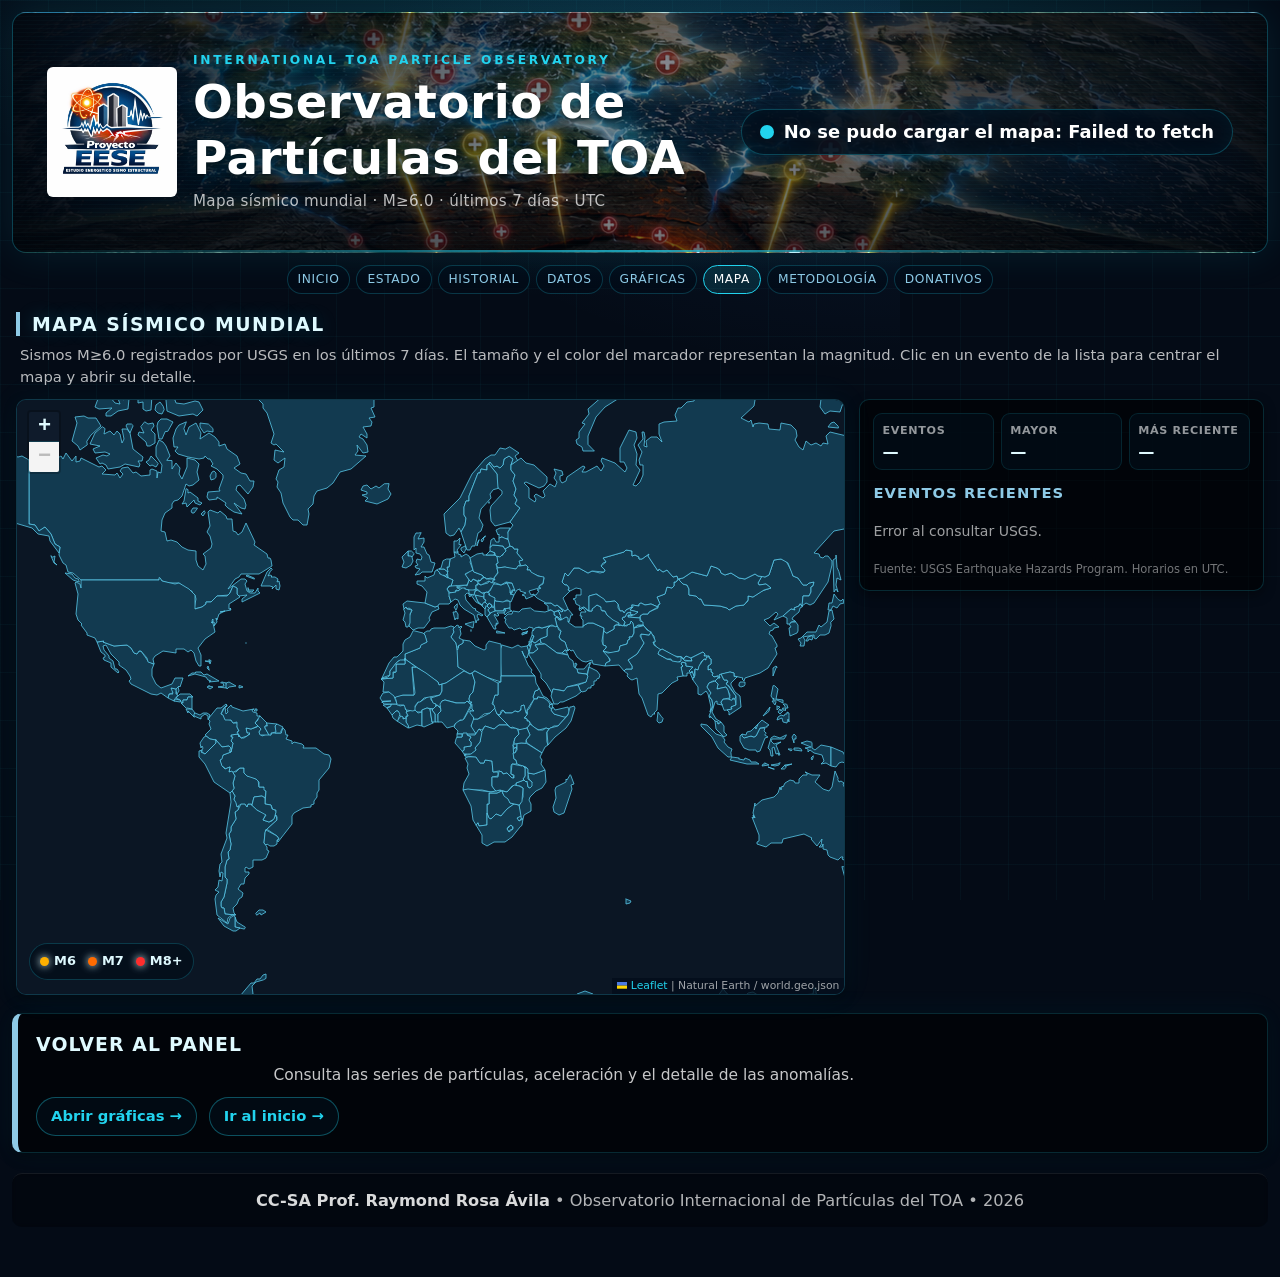
<file: mapa.html>
<!DOCTYPE html>
<html lang="es">
<head>
    <meta charset="UTF-8">
    <meta name="viewport" content="width=device-width, initial-scale=1.0, maximum-scale=1.5, user-scalable=yes">
    <meta name="description" content="Mapa mundial de los sismos M≥6 registrados por USGS en los últimos 7 días, con magnitud, lugar, profundidad y hora UTC.">
    <title>Mapa sísmico · Observatorio Internacional de Partículas del TOA</title>
    <link rel="stylesheet" href="leaflet.css?v=4">
    <link rel="stylesheet" href="styles.css?v=5">
    <script src="leaflet.js?v=4" defer></script>
    <script src="mapa.js?v=4" defer></script>
</head>
<body class="map-page-body">

    <div class="header-container">
        <div class="header-row">
            <img src="logo.jpg" alt="Logo Observatorio Internacional de Partículas del TOA" class="logo" loading="lazy" width="130" height="auto" decoding="async">
            <div class="header-copy">
                <p class="header-kicker">International TOA Particle Observatory</p>
                <h1>Observatorio de Partículas del TOA</h1>
                <p class="header-subtitle">Mapa sísmico mundial · M≥6.0 · últimos 7 días · UTC</p>
            </div>
            <div class="status">
                <span class="status-circle" style="background-color: #22D3EE;"></span>
                <span id="mapStatus">Cargando mapa…</span>
            </div>
        </div>
    </div>

    <nav class="section-nav" aria-label="Secciones del sitio">
        <a href="index.html">Inicio</a>
        <a href="index.html#trendPanel">Estado</a>
        <a href="index.html#alertHistory">Historial</a>
        <a href="index.html#datos">Datos</a>
        <a href="graficas.html">Gráficas</a>
        <a href="mapa.html" aria-current="page">Mapa</a>
        <a href="metodologia.html">Metodología</a>
        <a href="index.html#donativos">Donativos</a>
    </nav>

    <main class="map-page">
        <h2 class="section-title" id="mapa">Mapa sísmico mundial</h2>
        <p class="page-note">Sismos M≥6.0 registrados por USGS en los últimos 7 días. El tamaño y el color del marcador representan la magnitud. Clic en un evento de la lista para centrar el mapa y abrir su detalle.</p>

        <div class="map-layout">
            <div class="map-shell">
                <div id="worldMap" role="application" aria-label="Mapa mundial de sismos M≥6"></div>
                <div class="map-legend" aria-label="Leyenda de magnitudes">
                    <span><i style="background:#FFB000;"></i> M6</span>
                    <span><i style="background:#FF6B00;"></i> M7</span>
                    <span><i style="background:#FF2D2D;"></i> M8+</span>
                </div>
            </div>

            <aside class="map-panel" aria-label="Eventos sísmicos">
                <div class="map-stats">
                    <div class="map-stat">
                        <span>Eventos</span>
                        <strong id="mapCount">—</strong>
                    </div>
                    <div class="map-stat">
                        <span>Mayor</span>
                        <strong id="mapMax">—</strong>
                    </div>
                    <div class="map-stat">
                        <span>Más reciente</span>
                        <strong id="mapLast">—</strong>
                    </div>
                </div>
                <h3>Eventos recientes</h3>
                <div class="map-event-list" id="mapEventList">
                    <p class="map-empty">Cargando eventos…</p>
                </div>
                <p class="map-source">Fuente: USGS Earthquake Hazards Program. Horarios en UTC.</p>
            </aside>
        </div>
    </main>

    <div class="page-cta">
        <h2>Volver al panel</h2>
        <p>Consulta las series de partículas, aceleración y el detalle de las anomalías.</p>
        <a href="graficas.html">Abrir gráficas →</a>
        <a href="index.html">Ir al inicio →</a>
    </div>

    <div class="footer">
        <strong>CC-SA Prof. Raymond Rosa Ávila</strong> &bull; Observatorio Internacional de Partículas del TOA &bull; 2026
    </div>

</body>
</html>
</file>
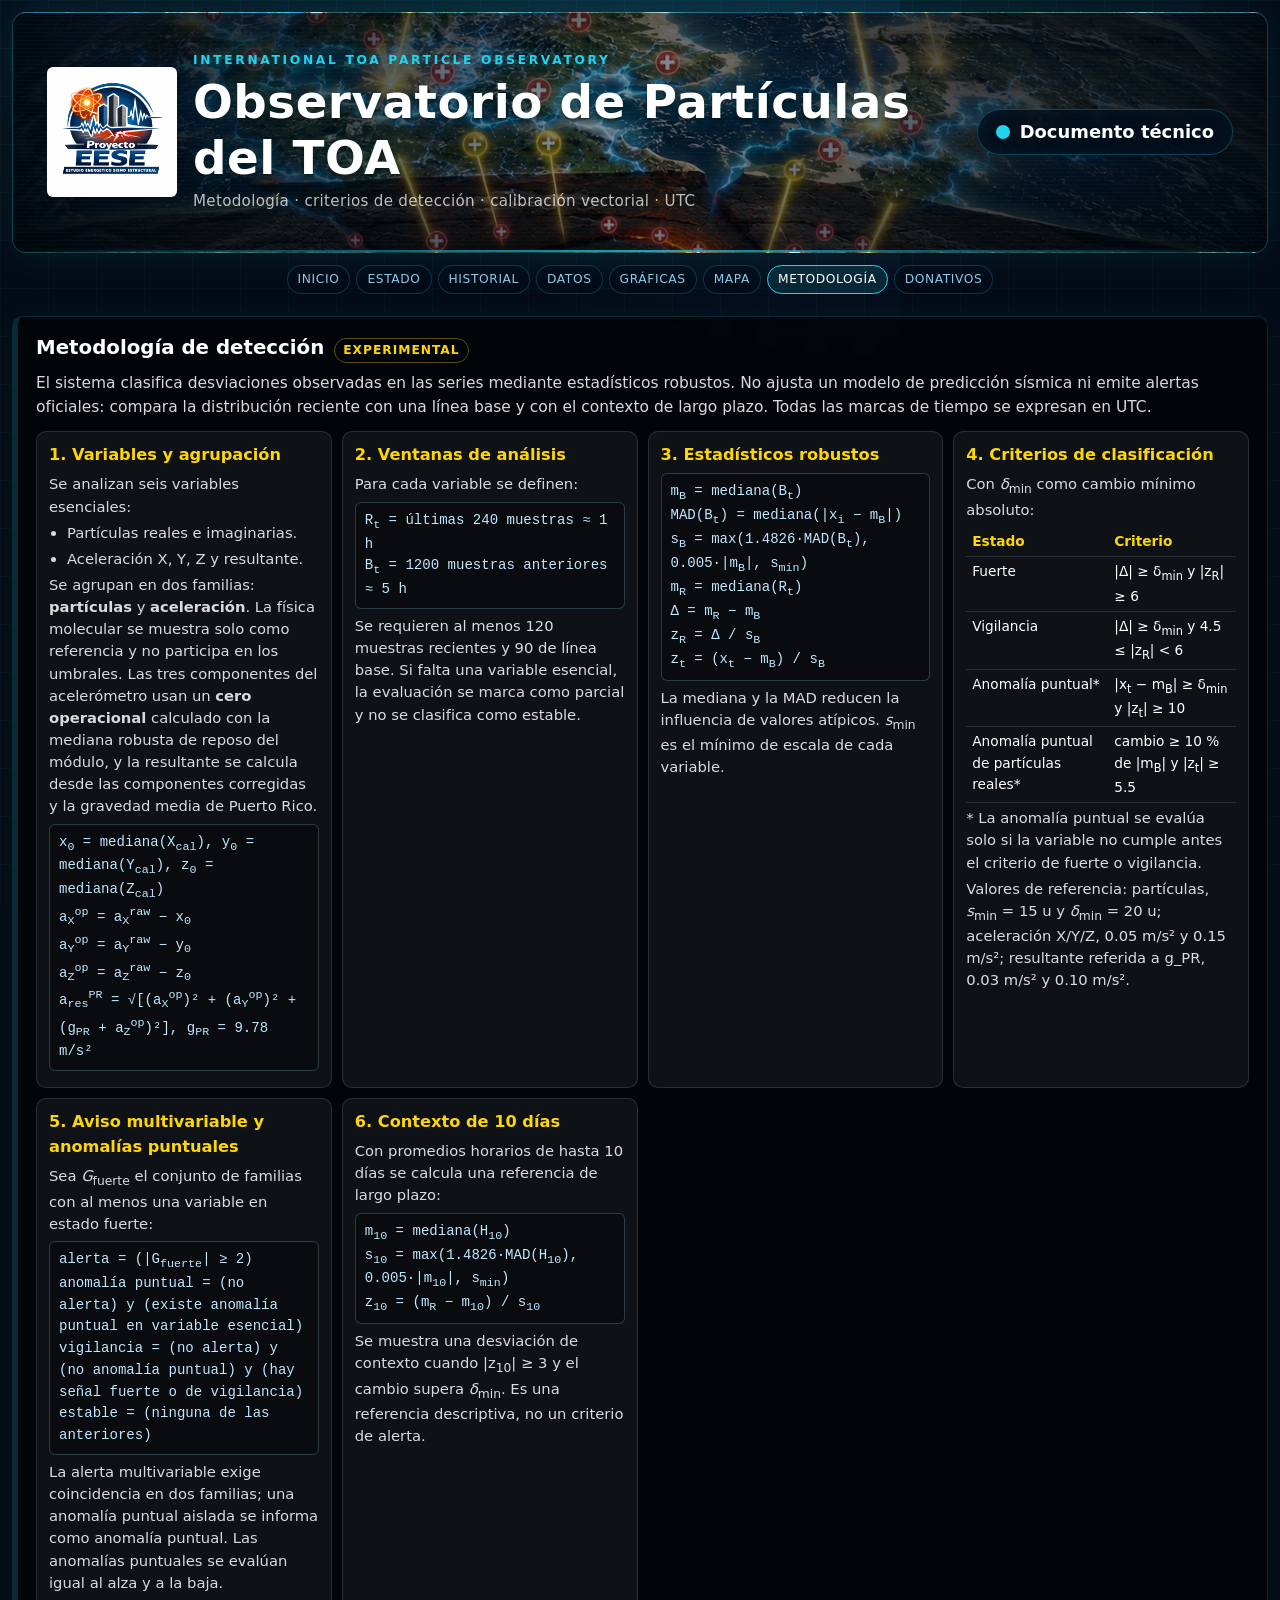
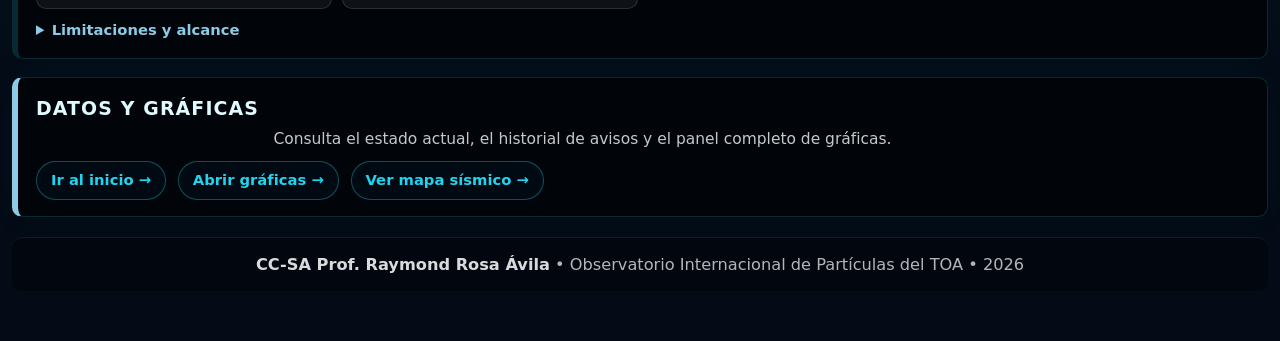
<file: metodologia.html>
<!DOCTYPE html>
<html lang="es">
<head>
    <meta charset="UTF-8">
    <meta name="viewport" content="width=device-width, initial-scale=1.0, maximum-scale=1.5, user-scalable=yes">
    <meta name="description" content="Metodología de detección del Observatorio Internacional de Partículas del TOA: estadísticos robustos, criterios y calibración vectorial.">
    <title>Metodología · Observatorio Internacional de Partículas del TOA</title>
    <link rel="stylesheet" href="styles.css?v=5">
</head>
<body>

    <div class="header-container">
        <div class="header-row">
            <img src="logo.jpg" alt="Logo Observatorio Internacional de Partículas del TOA" class="logo" loading="lazy" width="130" height="auto" decoding="async">
            <div class="header-copy">
                <p class="header-kicker">International TOA Particle Observatory</p>
                <h1>Observatorio de Partículas del TOA</h1>
                <p class="header-subtitle">Metodología · criterios de detección · calibración vectorial · UTC</p>
            </div>
            <div class="status">
                <span class="status-circle" style="background-color: #22D3EE;"></span>
                <span>Documento técnico</span>
            </div>
        </div>
    </div>

    <nav class="section-nav" aria-label="Secciones del sitio">
        <a href="index.html">Inicio</a>
        <a href="index.html#trendPanel">Estado</a>
        <a href="index.html#alertHistory">Historial</a>
        <a href="index.html#datos">Datos</a>
        <a href="graficas.html">Gráficas</a>
        <a href="mapa.html?v=4">Mapa</a>
        <a href="metodologia.html" aria-current="page">Metodología</a>
        <a href="index.html#donativos">Donativos</a>
    </nav>

    <main>
            <!-- ============ METODOLOGÍA ============ -->
    <section class="methodology" id="metodologia" aria-labelledby="metodologiaTitle">
        <div class="methodology-head">
            <h2 id="metodologiaTitle">Metodología de detección</h2>
            <span class="methodology-badge">Experimental</span>
        </div>
        <p class="methodology-intro">El sistema clasifica desviaciones observadas en las series mediante estadísticos robustos. No ajusta un modelo de predicción sísmica ni emite alertas oficiales: compara la distribución reciente con una línea base y con el contexto de largo plazo. Todas las marcas de tiempo se expresan en UTC.</p>

        <div class="method-grid">
            <article class="method-card">
                <h3>1. Variables y agrupación</h3>
                <p>Se analizan seis variables esenciales:</p>
                <ul>
                    <li>Partículas reales e imaginarias.</li>
                    <li>Aceleración X, Y, Z y resultante.</li>
                </ul>
                <p>Se agrupan en dos familias: <strong>partículas</strong> y <strong>aceleración</strong>. La física molecular se muestra solo como referencia y no participa en los umbrales. Las tres componentes del acelerómetro usan un <strong>cero operacional</strong> calculado con la mediana robusta de reposo del módulo, y la resultante se calcula desde las componentes corregidas y la gravedad media de Puerto Rico.</p>
                <div class="formula">
                    x<sub>0</sub> = mediana(X<sub>cal</sub>),  y<sub>0</sub> = mediana(Y<sub>cal</sub>),  z<sub>0</sub> = mediana(Z<sub>cal</sub>)<br>
                    a<sub>X</sub><sup>op</sup> = a<sub>X</sub><sup>raw</sup> − x<sub>0</sub><br>
                    a<sub>Y</sub><sup>op</sup> = a<sub>Y</sub><sup>raw</sup> − y<sub>0</sub><br>
                    a<sub>Z</sub><sup>op</sup> = a<sub>Z</sub><sup>raw</sup> − z<sub>0</sub><br>
                    a<sub>res</sub><sup>PR</sup> = √[(a<sub>X</sub><sup>op</sup>)² + (a<sub>Y</sub><sup>op</sup>)² + (g<sub>PR</sub> + a<sub>Z</sub><sup>op</sup>)²],  g<sub>PR</sub> = 9.78 m/s²
                </div>
            </article>

            <article class="method-card">
                <h3>2. Ventanas de análisis</h3>
                <p>Para cada variable se definen:</p>
                <div class="formula">
                    R<sub>t</sub> = últimas 240 muestras ≈ 1 h<br>
                    B<sub>t</sub> = 1200 muestras anteriores ≈ 5 h
                </div>
                <p>Se requieren al menos 120 muestras recientes y 90 de línea base. Si falta una variable esencial, la evaluación se marca como parcial y no se clasifica como estable.</p>
            </article>

            <article class="method-card">
                <h3>3. Estadísticos robustos</h3>
                <div class="formula">
                    m<sub>B</sub> = mediana(B<sub>t</sub>)<br>
                    MAD(B<sub>t</sub>) = mediana(|x<sub>i</sub> − m<sub>B</sub>|)<br>
                    s<sub>B</sub> = max(1.4826·MAD(B<sub>t</sub>), 0.005·|m<sub>B</sub>|, s<sub>min</sub>)<br>
                    m<sub>R</sub> = mediana(R<sub>t</sub>)<br>
                    Δ = m<sub>R</sub> − m<sub>B</sub><br>
                    z<sub>R</sub> = Δ / s<sub>B</sub><br>
                    z<sub>t</sub> = (x<sub>t</sub> − m<sub>B</sub>) / s<sub>B</sub>
                </div>
                <p>La mediana y la MAD reducen la influencia de valores atípicos. <var>s</var><sub>min</sub> es el mínimo de escala de cada variable.</p>
            </article>

            <article class="method-card">
                <h3>4. Criterios de clasificación</h3>
                <p>Con <var>δ</var><sub>min</sub> como cambio mínimo absoluto:</p>
                <table class="criteria-table">
                    <thead><tr><th>Estado</th><th>Criterio</th></tr></thead>
                    <tbody>
                        <tr><td>Fuerte</td><td>|Δ| ≥ δ<sub>min</sub> y |z<sub>R</sub>| ≥ 6</td></tr>
                        <tr><td>Vigilancia</td><td>|Δ| ≥ δ<sub>min</sub> y 4.5 ≤ |z<sub>R</sub>| &lt; 6</td></tr>
                        <tr><td>Anomalía puntual*</td><td>|x<sub>t</sub> − m<sub>B</sub>| ≥ δ<sub>min</sub> y |z<sub>t</sub>| ≥ 10</td></tr>
                        <tr><td>Anomalía puntual de partículas reales*</td><td>cambio ≥ 10 % de |m<sub>B</sub>| y |z<sub>t</sub>| ≥ 5.5</td></tr>
                    </tbody>
                </table>
                <p>* La anomalía puntual se evalúa solo si la variable no cumple antes el criterio de fuerte o vigilancia.</p>
                <p>Valores de referencia: partículas, <var>s</var><sub>min</sub> = 15 u y <var>δ</var><sub>min</sub> = 20 u; aceleración X/Y/Z, 0.05 m/s² y 0.15 m/s²; resultante referida a g_PR, 0.03 m/s² y 0.10 m/s².</p>
            </article>

            <article class="method-card">
                <h3>5. Aviso multivariable y anomalías puntuales</h3>
                <p>Sea <var>G</var><sub>fuerte</sub> el conjunto de familias con al menos una variable en estado fuerte:</p>
                <div class="formula">
                    alerta = (|G<sub>fuerte</sub>| ≥ 2)<br>
                    anomalía puntual = (no alerta) y (existe anomalía puntual en variable esencial)<br>
                    vigilancia = (no alerta) y (no anomalía puntual) y (hay señal fuerte o de vigilancia)<br>
                    estable = (ninguna de las anteriores)
                </div>
                <p>La alerta multivariable exige coincidencia en dos familias; una anomalía puntual aislada se informa como anomalía puntual. Las anomalías puntuales se evalúan igual al alza y a la baja.</p>
            </article>

            <article class="method-card">
                <h3>6. Contexto de 10 días</h3>
                <p>Con promedios horarios de hasta 10 días se calcula una referencia de largo plazo:</p>
                <div class="formula">
                    m<sub>10</sub> = mediana(H<sub>10</sub>)<br>
                    s<sub>10</sub> = max(1.4826·MAD(H<sub>10</sub>), 0.005·|m<sub>10</sub>|, s<sub>min</sub>)<br>
                    z<sub>10</sub> = (m<sub>R</sub> − m<sub>10</sub>) / s<sub>10</sub>
                </div>
                <p>Se muestra una desviación de contexto cuando |z<sub>10</sub>| ≥ 3 y el cambio supera <var>δ</var><sub>min</sub>. Es una referencia descriptiva, no un criterio de alerta.</p>
            </article>
        </div>

        <details class="methodology-notes">
            <summary>Limitaciones y alcance</summary>
            <p>Los umbrales son experimentales y requieren validación retrospectiva con un número suficiente de eventos. Una anomalía puntual puede ser una variación real o un dato atípico del sensor. El historial permite desplegar “Ver cálculo” en cada aviso para revisar m_B, s_B, Δ, z y el umbral aplicado. El sistema no predice terremotos, no sustituye a las autoridades oficiales y no debe usarse para decisiones de seguridad.</p>
        </details>
    </section>


    </main>

    <div class="page-cta">
        <h2>Datos y gráficas</h2>
        <p>Consulta el estado actual, el historial de avisos y el panel completo de gráficas.</p>
        <a href="index.html">Ir al inicio →</a>
        <a href="graficas.html">Abrir gráficas →</a>
        <a href="mapa.html?v=4">Ver mapa sísmico →</a>
    </div>

    <div class="footer">
        <strong>CC-SA Prof. Raymond Rosa Ávila</strong> &bull; Observatorio Internacional de Partículas del TOA &bull; 2026
    </div>

</body>
</html>
</file>
<file: leaflet.css>
/* required styles */

.leaflet-pane,
.leaflet-tile,
.leaflet-marker-icon,
.leaflet-marker-shadow,
.leaflet-tile-container,
.leaflet-pane > svg,
.leaflet-pane > canvas,
.leaflet-zoom-box,
.leaflet-image-layer,
.leaflet-layer {
	position: absolute;
	left: 0;
	top: 0;
	}
.leaflet-container {
	overflow: hidden;
	}
.leaflet-tile,
.leaflet-marker-icon,
.leaflet-marker-shadow {
	-webkit-user-select: none;
	   -moz-user-select: none;
	        user-select: none;
	  -webkit-user-drag: none;
	}
/* Prevents IE11 from highlighting tiles in blue */
.leaflet-tile::selection {
	background: transparent;
}
/* Safari renders non-retina tile on retina better with this, but Chrome is worse */
.leaflet-safari .leaflet-tile {
	image-rendering: -webkit-optimize-contrast;
	}
/* hack that prevents hw layers "stretching" when loading new tiles */
.leaflet-safari .leaflet-tile-container {
	width: 1600px;
	height: 1600px;
	-webkit-transform-origin: 0 0;
	}
.leaflet-marker-icon,
.leaflet-marker-shadow {
	display: block;
	}
/* .leaflet-container svg: reset svg max-width decleration shipped in Joomla! (joomla.org) 3.x */
/* .leaflet-container img: map is broken in FF if you have max-width: 100% on tiles */
.leaflet-container .leaflet-overlay-pane svg {
	max-width: none !important;
	max-height: none !important;
	}
.leaflet-container .leaflet-marker-pane img,
.leaflet-container .leaflet-shadow-pane img,
.leaflet-container .leaflet-tile-pane img,
.leaflet-container img.leaflet-image-layer,
.leaflet-container .leaflet-tile {
	max-width: none !important;
	max-height: none !important;
	width: auto;
	padding: 0;
	}

.leaflet-container img.leaflet-tile {
	/* See: https://bugs.chromium.org/p/chromium/issues/detail?id=600120 */
	mix-blend-mode: plus-lighter;
}

.leaflet-container.leaflet-touch-zoom {
	-ms-touch-action: pan-x pan-y;
	touch-action: pan-x pan-y;
	}
.leaflet-container.leaflet-touch-drag {
	-ms-touch-action: pinch-zoom;
	/* Fallback for FF which doesn't support pinch-zoom */
	touch-action: none;
	touch-action: pinch-zoom;
}
.leaflet-container.leaflet-touch-drag.leaflet-touch-zoom {
	-ms-touch-action: none;
	touch-action: none;
}
.leaflet-container {
	-webkit-tap-highlight-color: transparent;
}
.leaflet-container a {
	-webkit-tap-highlight-color: rgba(51, 181, 229, 0.4);
}
.leaflet-tile {
	filter: inherit;
	visibility: hidden;
	}
.leaflet-tile-loaded {
	visibility: inherit;
	}
.leaflet-zoom-box {
	width: 0;
	height: 0;
	-moz-box-sizing: border-box;
	     box-sizing: border-box;
	z-index: 800;
	}
/* workaround for https://bugzilla.mozilla.org/show_bug.cgi?id=888319 */
.leaflet-overlay-pane svg {
	-moz-user-select: none;
	}

.leaflet-pane         { z-index: 400; }

.leaflet-tile-pane    { z-index: 200; }
.leaflet-overlay-pane { z-index: 400; }
.leaflet-shadow-pane  { z-index: 500; }
.leaflet-marker-pane  { z-index: 600; }
.leaflet-tooltip-pane   { z-index: 650; }
.leaflet-popup-pane   { z-index: 700; }

.leaflet-map-pane canvas { z-index: 100; }
.leaflet-map-pane svg    { z-index: 200; }

.leaflet-vml-shape {
	width: 1px;
	height: 1px;
	}
.lvml {
	behavior: url(#default#VML);
	display: inline-block;
	position: absolute;
	}


/* control positioning */

.leaflet-control {
	position: relative;
	z-index: 800;
	pointer-events: visiblePainted; /* IE 9-10 doesn't have auto */
	pointer-events: auto;
	}
.leaflet-top,
.leaflet-bottom {
	position: absolute;
	z-index: 1000;
	pointer-events: none;
	}
.leaflet-top {
	top: 0;
	}
.leaflet-right {
	right: 0;
	}
.leaflet-bottom {
	bottom: 0;
	}
.leaflet-left {
	left: 0;
	}
.leaflet-control {
	float: left;
	clear: both;
	}
.leaflet-right .leaflet-control {
	float: right;
	}
.leaflet-top .leaflet-control {
	margin-top: 10px;
	}
.leaflet-bottom .leaflet-control {
	margin-bottom: 10px;
	}
.leaflet-left .leaflet-control {
	margin-left: 10px;
	}
.leaflet-right .leaflet-control {
	margin-right: 10px;
	}


/* zoom and fade animations */

.leaflet-fade-anim .leaflet-popup {
	opacity: 0;
	-webkit-transition: opacity 0.2s linear;
	   -moz-transition: opacity 0.2s linear;
	        transition: opacity 0.2s linear;
	}
.leaflet-fade-anim .leaflet-map-pane .leaflet-popup {
	opacity: 1;
	}
.leaflet-zoom-animated {
	-webkit-transform-origin: 0 0;
	    -ms-transform-origin: 0 0;
	        transform-origin: 0 0;
	}
svg.leaflet-zoom-animated {
	will-change: transform;
}

.leaflet-zoom-anim .leaflet-zoom-animated {
	-webkit-transition: -webkit-transform 0.25s cubic-bezier(0,0,0.25,1);
	   -moz-transition:    -moz-transform 0.25s cubic-bezier(0,0,0.25,1);
	        transition:         transform 0.25s cubic-bezier(0,0,0.25,1);
	}
.leaflet-zoom-anim .leaflet-tile,
.leaflet-pan-anim .leaflet-tile {
	-webkit-transition: none;
	   -moz-transition: none;
	        transition: none;
	}

.leaflet-zoom-anim .leaflet-zoom-hide {
	visibility: hidden;
	}


/* cursors */

.leaflet-interactive {
	cursor: pointer;
	}
.leaflet-grab {
	cursor: -webkit-grab;
	cursor:    -moz-grab;
	cursor:         grab;
	}
.leaflet-crosshair,
.leaflet-crosshair .leaflet-interactive {
	cursor: crosshair;
	}
.leaflet-popup-pane,
.leaflet-control {
	cursor: auto;
	}
.leaflet-dragging .leaflet-grab,
.leaflet-dragging .leaflet-grab .leaflet-interactive,
.leaflet-dragging .leaflet-marker-draggable {
	cursor: move;
	cursor: -webkit-grabbing;
	cursor:    -moz-grabbing;
	cursor:         grabbing;
	}

/* marker & overlays interactivity */
.leaflet-marker-icon,
.leaflet-marker-shadow,
.leaflet-image-layer,
.leaflet-pane > svg path,
.leaflet-tile-container {
	pointer-events: none;
	}

.leaflet-marker-icon.leaflet-interactive,
.leaflet-image-layer.leaflet-interactive,
.leaflet-pane > svg path.leaflet-interactive,
svg.leaflet-image-layer.leaflet-interactive path {
	pointer-events: visiblePainted; /* IE 9-10 doesn't have auto */
	pointer-events: auto;
	}

/* visual tweaks */

.leaflet-container {
	background: #ddd;
	outline-offset: 1px;
	}
.leaflet-container a {
	color: #0078A8;
	}
.leaflet-zoom-box {
	border: 2px dotted #38f;
	background: rgba(255,255,255,0.5);
	}


/* general typography */
.leaflet-container {
	font-family: "Helvetica Neue", Arial, Helvetica, sans-serif;
	font-size: 12px;
	font-size: 0.75rem;
	line-height: 1.5;
	}


/* general toolbar styles */

.leaflet-bar {
	box-shadow: 0 1px 5px rgba(0,0,0,0.65);
	border-radius: 4px;
	}
.leaflet-bar a {
	background-color: #fff;
	border-bottom: 1px solid #ccc;
	width: 26px;
	height: 26px;
	line-height: 26px;
	display: block;
	text-align: center;
	text-decoration: none;
	color: black;
	}
.leaflet-bar a,
.leaflet-control-layers-toggle {
	background-position: 50% 50%;
	background-repeat: no-repeat;
	display: block;
	}
.leaflet-bar a:hover,
.leaflet-bar a:focus {
	background-color: #f4f4f4;
	}
.leaflet-bar a:first-child {
	border-top-left-radius: 4px;
	border-top-right-radius: 4px;
	}
.leaflet-bar a:last-child {
	border-bottom-left-radius: 4px;
	border-bottom-right-radius: 4px;
	border-bottom: none;
	}
.leaflet-bar a.leaflet-disabled {
	cursor: default;
	background-color: #f4f4f4;
	color: #bbb;
	}

.leaflet-touch .leaflet-bar a {
	width: 30px;
	height: 30px;
	line-height: 30px;
	}
.leaflet-touch .leaflet-bar a:first-child {
	border-top-left-radius: 2px;
	border-top-right-radius: 2px;
	}
.leaflet-touch .leaflet-bar a:last-child {
	border-bottom-left-radius: 2px;
	border-bottom-right-radius: 2px;
	}

/* zoom control */

.leaflet-control-zoom-in,
.leaflet-control-zoom-out {
	font: bold 18px 'Lucida Console', Monaco, monospace;
	text-indent: 1px;
	}

.leaflet-touch .leaflet-control-zoom-in, .leaflet-touch .leaflet-control-zoom-out  {
	font-size: 22px;
	}


/* layers control */

.leaflet-control-layers {
	box-shadow: 0 1px 5px rgba(0,0,0,0.4);
	background: #fff;
	border-radius: 5px;
	}
.leaflet-control-layers-toggle {
	background-image: url(images/layers.png);
	width: 36px;
	height: 36px;
	}
.leaflet-retina .leaflet-control-layers-toggle {
	background-image: url(images/layers-2x.png);
	background-size: 26px 26px;
	}
.leaflet-touch .leaflet-control-layers-toggle {
	width: 44px;
	height: 44px;
	}
.leaflet-control-layers .leaflet-control-layers-list,
.leaflet-control-layers-expanded .leaflet-control-layers-toggle {
	display: none;
	}
.leaflet-control-layers-expanded .leaflet-control-layers-list {
	display: block;
	position: relative;
	}
.leaflet-control-layers-expanded {
	padding: 6px 10px 6px 6px;
	color: #333;
	background: #fff;
	}
.leaflet-control-layers-scrollbar {
	overflow-y: scroll;
	overflow-x: hidden;
	padding-right: 5px;
	}
.leaflet-control-layers-selector {
	margin-top: 2px;
	position: relative;
	top: 1px;
	}
.leaflet-control-layers label {
	display: block;
	font-size: 13px;
	font-size: 1.08333em;
	}
.leaflet-control-layers-separator {
	height: 0;
	border-top: 1px solid #ddd;
	margin: 5px -10px 5px -6px;
	}

/* Default icon URLs */
.leaflet-default-icon-path { /* used only in path-guessing heuristic, see L.Icon.Default */
	background-image: url(images/marker-icon.png);
	}


/* attribution and scale controls */

.leaflet-container .leaflet-control-attribution {
	background: #fff;
	background: rgba(255, 255, 255, 0.8);
	margin: 0;
	}
.leaflet-control-attribution,
.leaflet-control-scale-line {
	padding: 0 5px;
	color: #333;
	line-height: 1.4;
	}
.leaflet-control-attribution a {
	text-decoration: none;
	}
.leaflet-control-attribution a:hover,
.leaflet-control-attribution a:focus {
	text-decoration: underline;
	}
.leaflet-attribution-flag {
	display: inline !important;
	vertical-align: baseline !important;
	width: 1em;
	height: 0.6669em;
	}
.leaflet-left .leaflet-control-scale {
	margin-left: 5px;
	}
.leaflet-bottom .leaflet-control-scale {
	margin-bottom: 5px;
	}
.leaflet-control-scale-line {
	border: 2px solid #777;
	border-top: none;
	line-height: 1.1;
	padding: 2px 5px 1px;
	white-space: nowrap;
	-moz-box-sizing: border-box;
	     box-sizing: border-box;
	background: rgba(255, 255, 255, 0.8);
	text-shadow: 1px 1px #fff;
	}
.leaflet-control-scale-line:not(:first-child) {
	border-top: 2px solid #777;
	border-bottom: none;
	margin-top: -2px;
	}
.leaflet-control-scale-line:not(:first-child):not(:last-child) {
	border-bottom: 2px solid #777;
	}

.leaflet-touch .leaflet-control-attribution,
.leaflet-touch .leaflet-control-layers,
.leaflet-touch .leaflet-bar {
	box-shadow: none;
	}
.leaflet-touch .leaflet-control-layers,
.leaflet-touch .leaflet-bar {
	border: 2px solid rgba(0,0,0,0.2);
	background-clip: padding-box;
	}


/* popup */

.leaflet-popup {
	position: absolute;
	text-align: center;
	margin-bottom: 20px;
	}
.leaflet-popup-content-wrapper {
	padding: 1px;
	text-align: left;
	border-radius: 12px;
	}
.leaflet-popup-content {
	margin: 13px 24px 13px 20px;
	line-height: 1.3;
	font-size: 13px;
	font-size: 1.08333em;
	min-height: 1px;
	}
.leaflet-popup-content p {
	margin: 17px 0;
	margin: 1.3em 0;
	}
.leaflet-popup-tip-container {
	width: 40px;
	height: 20px;
	position: absolute;
	left: 50%;
	margin-top: -1px;
	margin-left: -20px;
	overflow: hidden;
	pointer-events: none;
	}
.leaflet-popup-tip {
	width: 17px;
	height: 17px;
	padding: 1px;

	margin: -10px auto 0;
	pointer-events: auto;

	-webkit-transform: rotate(45deg);
	   -moz-transform: rotate(45deg);
	    -ms-transform: rotate(45deg);
	        transform: rotate(45deg);
	}
.leaflet-popup-content-wrapper,
.leaflet-popup-tip {
	background: white;
	color: #333;
	box-shadow: 0 3px 14px rgba(0,0,0,0.4);
	}
.leaflet-container a.leaflet-popup-close-button {
	position: absolute;
	top: 0;
	right: 0;
	border: none;
	text-align: center;
	width: 24px;
	height: 24px;
	font: 16px/24px Tahoma, Verdana, sans-serif;
	color: #757575;
	text-decoration: none;
	background: transparent;
	}
.leaflet-container a.leaflet-popup-close-button:hover,
.leaflet-container a.leaflet-popup-close-button:focus {
	color: #585858;
	}
.leaflet-popup-scrolled {
	overflow: auto;
	}

.leaflet-oldie .leaflet-popup-content-wrapper {
	-ms-zoom: 1;
	}
.leaflet-oldie .leaflet-popup-tip {
	width: 24px;
	margin: 0 auto;

	-ms-filter: "progid:DXImageTransform.Microsoft.Matrix(M11=0.70710678, M12=0.70710678, M21=-0.70710678, M22=0.70710678)";
	filter: progid:DXImageTransform.Microsoft.Matrix(M11=0.70710678, M12=0.70710678, M21=-0.70710678, M22=0.70710678);
	}

.leaflet-oldie .leaflet-control-zoom,
.leaflet-oldie .leaflet-control-layers,
.leaflet-oldie .leaflet-popup-content-wrapper,
.leaflet-oldie .leaflet-popup-tip {
	border: 1px solid #999;
	}


/* div icon */

.leaflet-div-icon {
	background: #fff;
	border: 1px solid #666;
	}


/* Tooltip */
/* Base styles for the element that has a tooltip */
.leaflet-tooltip {
	position: absolute;
	padding: 6px;
	background-color: #fff;
	border: 1px solid #fff;
	border-radius: 3px;
	color: #222;
	white-space: nowrap;
	-webkit-user-select: none;
	-moz-user-select: none;
	-ms-user-select: none;
	user-select: none;
	pointer-events: none;
	box-shadow: 0 1px 3px rgba(0,0,0,0.4);
	}
.leaflet-tooltip.leaflet-interactive {
	cursor: pointer;
	pointer-events: auto;
	}
.leaflet-tooltip-top:before,
.leaflet-tooltip-bottom:before,
.leaflet-tooltip-left:before,
.leaflet-tooltip-right:before {
	position: absolute;
	pointer-events: none;
	border: 6px solid transparent;
	background: transparent;
	content: "";
	}

/* Directions */

.leaflet-tooltip-bottom {
	margin-top: 6px;
}
.leaflet-tooltip-top {
	margin-top: -6px;
}
.leaflet-tooltip-bottom:before,
.leaflet-tooltip-top:before {
	left: 50%;
	margin-left: -6px;
	}
.leaflet-tooltip-top:before {
	bottom: 0;
	margin-bottom: -12px;
	border-top-color: #fff;
	}
.leaflet-tooltip-bottom:before {
	top: 0;
	margin-top: -12px;
	margin-left: -6px;
	border-bottom-color: #fff;
	}
.leaflet-tooltip-left {
	margin-left: -6px;
}
.leaflet-tooltip-right {
	margin-left: 6px;
}
.leaflet-tooltip-left:before,
.leaflet-tooltip-right:before {
	top: 50%;
	margin-top: -6px;
	}
.leaflet-tooltip-left:before {
	right: 0;
	margin-right: -12px;
	border-left-color: #fff;
	}
.leaflet-tooltip-right:before {
	left: 0;
	margin-left: -12px;
	border-right-color: #fff;
	}

/* Printing */

@media print {
	/* Prevent printers from removing background-images of controls. */
	.leaflet-control {
		-webkit-print-color-adjust: exact;
		print-color-adjust: exact;
		}
	}
</file>
<file: styles.css>
/* ============================================================
           OPTIMIZACIÓN PREMIUM - 10 DE AGOSTO DE 2026, Rev6
           Observatorio de Partículas del TOA - Prof. Raymond Rosa Ávila
           + GRÁFICA DE SISMOS USGS (M>=6.0) - 5 DE AGOSTO DE 2026
           ============================================================ */

        * {
            box-sizing: border-box;
            margin: 0;
            padding: 0;
        }

        :root {
            --bg-overlay: rgba(0, 0, 0, 0.75);
            --bg-card: rgba(0, 0, 0, 0.55);
            --border-glow: rgba(255, 255, 255, 0.2);
            --text-primary: #FFFFFF;
            --text-secondary: rgba(255, 255, 255, 0.85);
            --radius: 10px;
            --transition-fast: 0.15s ease;
            --shadow-card: 0 4px 12px rgba(0, 0, 0, 0.4);
            /* TAMAÑOS DE FUENTE MEJORADOS */
            --font-size-base: 18px;
            --font-size-small: 0.85rem;
            --font-size-medium: 1rem;
            --font-size-large: 1.2rem;
            --font-size-xl: 1.4rem;
        }

        html {
            scroll-behavior: smooth;
            -webkit-tap-highlight-color: transparent;
            font-size: var(--font-size-base);
        }

        body {
            font-family: system-ui, -apple-system, 'Segoe UI', Roboto, 'Helvetica Neue', Arial, sans-serif;
            background-color: #040b16;
            background-image:
                radial-gradient(1200px 600px at 50% -10%, rgba(34, 211, 238, 0.16), transparent 60%),
                radial-gradient(900px 500px at 100% 15%, rgba(59, 130, 246, 0.10), transparent 60%),
                linear-gradient(rgba(34, 211, 238, 0.035) 1px, transparent 1px),
                linear-gradient(90deg, rgba(34, 211, 238, 0.035) 1px, transparent 1px);
            background-size: 1200px 600px, 900px 500px, 48px 48px, 48px 48px;
            background-repeat: no-repeat, no-repeat, repeat, repeat;
            background-attachment: fixed;
            color: var(--text-primary);
            min-height: 100vh;
            padding: 12px;
            padding-bottom: 50px;
            position: relative;
            -webkit-font-smoothing: antialiased;
            -moz-osx-font-smoothing: grayscale;
            font-size: var(--font-size-base);
            line-height: 1.55;
        }

        /* ===== HEADER ===== */
        .header-container {
            position: relative;
            overflow: hidden;
            display: flex;
            flex-direction: column;
            align-items: flex-start;
            padding: clamp(22px, 3.4vw, 38px) clamp(18px, 3vw, 34px);
            border-radius: calc(var(--radius) + 4px);
            margin-bottom: 12px;
            background-image:
                linear-gradient(90deg, rgba(3, 10, 20, 0.94), rgba(3, 10, 20, 0.42), rgba(3, 10, 20, 0.94)),
                url('fondo.png');
            background-size: cover, cover;
            background-position: center, center;
            background-repeat: no-repeat;
            border: 1px solid rgba(34, 211, 238, 0.28);
            box-shadow: 0 0 42px rgba(34, 211, 238, 0.10), inset 0 0 90px rgba(0, 0, 0, 0.55);
            backdrop-filter: blur(4px);
            -webkit-backdrop-filter: blur(4px);
        }

        .header-container::before {
            content: '';
            position: absolute;
            inset: 0;
            background: repeating-linear-gradient(0deg, transparent 0 3px, rgba(34, 211, 238, 0.022) 3px 4px);
            pointer-events: none;
            z-index: 0;
        }

        .header-container::after {
            content: '';
            position: absolute;
            left: 0;
            right: 0;
            bottom: 0;
            height: 2px;
            background: linear-gradient(90deg, transparent, #22D3EE, transparent);
            opacity: 0.75;
            pointer-events: none;
        }

        .header-row {
            position: relative;
            z-index: 1;
        }

        .header-copy {
            flex: 1;
            min-width: 240px;
        }

        .header-kicker {
            margin: 0 0 4px;
            font-size: 0.68rem;
            font-weight: 800;
            letter-spacing: 0.22em;
            text-transform: uppercase;
            color: #22D3EE;
            text-shadow: 0 0 16px rgba(34, 211, 238, 0.45);
        }

        .header-copy h1 {
            flex: none;
            text-shadow: 0 0 24px rgba(34, 211, 238, 0.18), 0 2px 4px rgba(0, 0, 0, 0.55);
        }

        .header-subtitle {
            margin: 4px 0 0;
            font-size: 0.84rem;
            color: rgba(255, 255, 255, 0.72);
            letter-spacing: 0.02em;
        }

        .header-row {
            display: flex;
            align-items: center;
            flex-wrap: wrap;
            width: 100%;
            gap: 16px;
        }

        .logo {
            max-width: 130px;
            height: auto;
            border-radius: 6px;
            flex-shrink: 0;
            image-rendering: auto;
        }

        h1 {
            font-family: 'Arial Black', system-ui, Arial, sans-serif;
            font-weight: 900;
            font-size: clamp(1.4rem, 4vw, 2.6rem);
            color: var(--text-primary);
            flex: 1;
            min-width: 180px;
            letter-spacing: 0.5px;
            text-shadow: 0 2px 4px rgba(0, 0, 0, 0.5);
            line-height: 1.2;
        }

        .status {
            background-color: rgba(0, 0, 0, 0.75);
            padding: 8px 18px;
            border-radius: 24px;
            font-size: clamp(0.9rem, 1.4vw, 1.1rem);
            display: flex;
            align-items: center;
            gap: 10px;
            white-space: nowrap;
            border: 1px solid rgba(255, 255, 255, 0.1);
            flex-shrink: 0;
            font-weight: 600;
        }

        .status-circle {
            width: 14px;
            height: 14px;
            border-radius: 50%;
            display: inline-block;
            flex-shrink: 0;
            transition: background-color 0.3s ease;
        }

        /* ===== DATOS EN VIVO ===== */
        .data-container {
            display: grid;
            grid-template-columns: repeat(auto-fit, minmax(150px, 1fr));
            gap: 8px;
            max-width: 1400px;
            margin: 0 auto 16px;
        }

        .data {
            font-size: clamp(0.95rem, 1.1vw, 1.15rem);
            padding: 12px 9px;
            background-color: var(--bg-card);
            border-radius: var(--radius);
            box-shadow: var(--shadow-card);
            text-align: center;
            word-break: break-word;
            line-height: 1.45;
            border: 1px solid rgba(255, 255, 255, 0.05);
            transition: background-color 0.2s;
            font-weight: 500;
        }

        .data:active {
            background-color: rgba(255, 255, 255, 0.1);
        }

        /* ===== GRÁFICAS ===== */
        .charts-grid {
            display: grid;
            grid-template-columns: repeat(auto-fit, minmax(320px, 1fr));
            gap: 12px;
            max-width: 1400px;
            margin: 0 auto;
        }

        .chart-wrapper {
            background: rgba(255, 255, 255, 0.06);
            border-radius: var(--radius);
            padding: 8px;
            border: 1.5px solid var(--border-glow);
            position: relative;
            cursor: pointer;
            transition: transform var(--transition-fast), box-shadow var(--transition-fast);
            touch-action: manipulation;
        }

        .chart-wrapper:active {
            transform: scale(0.98);
        }

        .chart-wrapper:hover {
            transform: scale(1.01);
            box-shadow: 0 8px 30px rgba(0, 0, 0, 0.7);
            border-color: rgba(255, 255, 255, 0.5);
        }

        .chart-wrapper canvas {
            width: 100% !important;
            height: auto !important;
            max-height: 220px;
            border-radius: 4px;
            background-color: #FFFFFF;
            display: block;
            image-rendering: auto;
        }

        .chart-label {
            color: var(--text-primary);
            text-align: center;
            font-size: clamp(0.9rem, 1vw, 1.05rem);
            padding: 6px 0 5px;
            font-weight: 700;
            background: rgba(0, 0, 0, 0.4);
            border-radius: 4px 4px 0 0;
            margin-bottom: 3px;
            letter-spacing: 0.3px;
            text-transform: uppercase;
        }

        .chart-max {
            display: block;
            margin-top: 2px;
            font-size: 0.78em;
            font-weight: 700;
            letter-spacing: 0;
            text-transform: none;
            color: #FFD700;
        }

        .chart-max:empty {
            display: none;
        }

        .chart-wrapper .expand-hint {
            position: absolute;
            top: 6px;
            right: 10px;
            font-size: 0.78rem;
            color: rgba(255, 255, 255, 0.55);
            background: rgba(0, 0, 0, 0.6);
            padding: 2px 8px;
            border-radius: 12px;
            pointer-events: none;
            backdrop-filter: blur(2px);
            font-weight: 600;
        }

        /* ===== MODAL ===== */
        .modal-overlay {
            display: none;
            position: fixed;
            top: 0;
            left: 0;
            width: 100%;
            height: 100%;
            background: rgba(0, 0, 0, 0.94);
            z-index: 9999;
            justify-content: center;
            align-items: center;
            padding: 16px;
            backdrop-filter: blur(8px);
            -webkit-backdrop-filter: blur(8px);
        }

        .modal-overlay.active {
            display: flex;
        }

        .modal-content {
            background: #1a1a2e;
            border-radius: 14px;
            padding: 16px;
            max-width: 95vw;
            max-height: 95vh;
            width: 1000px;
            position: relative;
            border: 2px solid rgba(255, 255, 255, 0.2);
            box-shadow: 0 20px 60px rgba(0, 0, 0, 0.95);
            animation: modalIn 0.2s ease;
        }

        @keyframes modalIn {
            from {
                opacity: 0;
                transform: scale(0.95);
            }
            to {
                opacity: 1;
                transform: scale(1);
            }
        }

        .modal-content .modal-header {
            display: flex;
            justify-content: space-between;
            align-items: center;
            margin-bottom: 12px;
            color: #fff;
        }

        .modal-content .modal-header h2 {
            font-size: clamp(1.3rem, 2.2vw, 1.9rem);
            margin: 0;
            font-weight: 700;
        }

        .modal-content .modal-close {
            background: none;
            border: none;
            color: #fff;
            font-size: 2.4rem;
            cursor: pointer;
            padding: 0 14px;
            transition: transform 0.2s;
            line-height: 1;
            touch-action: manipulation;
        }

        .modal-content .modal-close:hover,
        .modal-content .modal-close:active {
            transform: rotate(90deg);
            color: #ff6b6b;
        }

        .modal-content canvas {
            width: 100% !important;
            height: auto !important;
            max-height: 70vh;
            border-radius: 6px;
            background: #FFFFFF;
        }

        /* ===== FOOTER ===== */
        .footer {
            text-align: center;
            padding: 14px 12px;
            margin-top: 20px;
            border-top: 1px solid rgba(255, 255, 255, 0.08);
            font-size: clamp(0.9rem, 0.9vw, 1.05rem);
            color: rgba(255, 255, 255, 0.7);
            background: rgba(0, 0, 0, 0.3);
            border-radius: var(--radius);
            max-width: 1400px;
            margin-left: auto;
            margin-right: auto;
            backdrop-filter: blur(2px);
        }

        .footer strong {
            color: rgba(255, 255, 255, 0.85);
        }

        /* ===== GRÁFICA COMBINADA ===== */
        .chart-wrapper.combined {
            grid-column: 1 / -1;
            border-color: rgba(34, 211, 238, 0.45);
            background: linear-gradient(180deg, rgba(6, 18, 34, 0.96), rgba(3, 9, 18, 0.96));
            box-shadow: 0 0 30px rgba(34, 211, 238, 0.08);
        }

        .chart-wrapper.combined canvas {
            max-height: 300px;
        }

        /* ===== GRÁFICA DE SISMOS (USGS, M >= 6.0) ===== */
        .chart-wrapper.seismic {
            grid-column: 1 / -1;
            border-color: #FF4444;
        }

        .chart-wrapper.seismic canvas {
            max-height: 240px;
        }

        /* ===== AVISO DE TENDENCIA SÍSMICA (EXPERIMENTAL) ===== */
        .sr-only {
            position: absolute;
            width: 1px;
            height: 1px;
            padding: 0;
            margin: -1px;
            overflow: hidden;
            clip: rect(0 0 0 0);
            white-space: nowrap;
            border: 0;
        }

        .trend-panel {
            max-width: 1400px;
            margin: 0 auto 16px;
            padding: 14px 18px;
            background: rgba(0, 0, 0, 0.55);
            border: 1px solid rgba(255, 255, 255, 0.12);
            border-left: 6px solid #9E9E9E;
            border-radius: var(--radius);
            box-shadow: var(--shadow-card);
            backdrop-filter: blur(4px);
            -webkit-backdrop-filter: blur(4px);
            transition: border-color 0.3s ease, background-color 0.3s ease;
        }

        .trend-panel[data-level="estable"] { border-left-color: #00E676; }
        .trend-panel[data-level="vigilancia"] { border-left-color: #FFC107; }
        .trend-panel[data-level="nodata"] { border-left-color: #9E9E9E; }
        .trend-panel[data-level="alerta"] {
            border-left-color: #FF5252;
            background: rgba(70, 0, 0, 0.55);
            box-shadow: 0 0 0 1px rgba(255, 82, 82, 0.3), 0 8px 30px rgba(255, 0, 0, 0.18);
        }

        .trend-panel[data-level="pico"] {
            border-left-color: #FF9800;
            background: rgba(70, 42, 0, 0.55);
            box-shadow: 0 0 0 1px rgba(255, 152, 0, 0.28), 0 8px 30px rgba(255, 120, 0, 0.14);
        }

        @keyframes trendPulse {
            0% { box-shadow: 0 0 0 0 rgba(255, 82, 82, 0.55); }
            70% { box-shadow: 0 0 0 12px rgba(255, 82, 82, 0); }
            100% { box-shadow: 0 0 0 0 rgba(255, 82, 82, 0); }
        }

        .trend-panel[data-level="alerta"] .trend-dot {
            animation: trendPulse 2.2s ease-out infinite;
        }

        @media (prefers-reduced-motion: reduce) {
            .trend-panel[data-level="alerta"] .trend-dot { animation: none; }
        }

        .trend-top {
            display: flex;
            align-items: center;
            flex-wrap: wrap;
            gap: 10px;
        }

        .trend-badge {
            font-size: 0.7rem;
            font-weight: 800;
            letter-spacing: 0.08em;
            text-transform: uppercase;
            color: #FFD700;
            background: rgba(255, 255, 255, 0.12);
            border: 1px solid rgba(255, 215, 0, 0.35);
            border-radius: 10px;
            padding: 2px 8px;
            flex-shrink: 0;
        }

        .trend-dot {
            width: 12px;
            height: 12px;
            border-radius: 50%;
            background: #9E9E9E;
            flex-shrink: 0;
            box-shadow: 0 0 10px currentColor;
        }

        .trend-title {
            flex: 1;
            min-width: 220px;
            margin: 0;
            font-size: clamp(1.1rem, 2.2vw, 1.45rem);
            font-weight: 800;
            line-height: 1.25;
        }

        .trend-time {
            margin-left: auto;
            font-size: 0.8rem;
            color: rgba(255, 255, 255, 0.7);
            font-variant-numeric: tabular-nums;
            white-space: nowrap;
        }

        .trend-detail {
            margin: 8px 0 0;
            font-size: 1rem;
            color: rgba(255, 255, 255, 0.92);
            line-height: 1.45;
        }

        .trend-context {
            margin: 6px 0 0;
            font-size: 0.86rem;
            color: rgba(255, 255, 255, 0.7);
            line-height: 1.45;
        }

        .trend-context:empty { display: none; }

        .trend-signals {
            display: flex;
            flex-wrap: wrap;
            gap: 6px;
            margin: 10px 0 0;
            padding: 0;
            list-style: none;
        }

        .trend-signals li {
            font-size: 0.8rem;
            color: #fff;
            background: rgba(255, 255, 255, 0.08);
            border: 1px solid rgba(255, 255, 255, 0.16);
            border-radius: 999px;
            padding: 3px 9px;
        }

        .trend-signals li b { color: #FFD700; }
        .trend-signals li.strong {
            background: rgba(255, 82, 82, 0.18);
            border-color: rgba(255, 82, 82, 0.55);
        }

        .trend-method {
            margin-top: 10px;
            font-size: 0.86rem;
            color: rgba(255, 255, 255, 0.78);
        }

        .trend-method summary {
            cursor: pointer;
            color: #8ECAE6;
            font-weight: 700;
            outline-offset: 3px;
        }

        .trend-method p { margin: 8px 0 0; line-height: 1.55; }

        .trend-disclaimer {
            margin: 10px 0 0;
            padding-top: 10px;
            border-top: 1px dashed rgba(255, 255, 255, 0.18);
            font-size: 0.86rem;
            line-height: 1.55;
            color: rgba(255, 255, 255, 0.82);
        }

        .trend-disclaimer strong { color: #FFD700; }

        .chart-wrapper.anomaly {
            border-color: #FF5252 !important;
            box-shadow: 0 0 0 1px rgba(255, 82, 82, 0.35), 0 8px 24px rgba(255, 0, 0, 0.2);
        }

        .chart-alert-badge {
            position: absolute;
            top: 6px;
            left: 8px;
            z-index: 2;
            padding: 2px 6px;
            border-radius: 8px;
            background: #FF5252;
            color: #fff;
            font-size: 0.66rem;
            font-weight: 800;
            letter-spacing: 0.03em;
            pointer-events: none;
        }

        @media (max-width: 480px) {
            .trend-panel { padding: 14px; }
            .trend-title { font-size: 1.1rem; min-width: 160px; }
            .trend-time { width: 100%; margin-left: 0; white-space: normal; }
            .trend-signals li { font-size: 0.78rem; }
        }

        /* ===== HISTORIAL DE AVISOS ===== */
        .alert-history {
            max-width: 1400px;
            margin: 0 auto 16px;
            padding: 14px 18px;
            background: rgba(0, 0, 0, 0.45);
            border: 1px solid rgba(255, 255, 255, 0.12);
            border-left: 6px solid #8ECAE6;
            border-radius: var(--radius);
            box-shadow: var(--shadow-card);
            backdrop-filter: blur(4px);
            -webkit-backdrop-filter: blur(4px);
        }

        .alert-history-head {
            display: flex;
            align-items: baseline;
            gap: 10px;
            flex-wrap: wrap;
        }

        .alert-history-head h2 {
            margin: 0;
            font-size: 1.05rem;
            font-weight: 800;
        }

        .alert-history-time {
            margin-left: auto;
            font-size: 0.78rem;
            color: rgba(255, 255, 255, 0.65);
            font-variant-numeric: tabular-nums;
        }

        .alert-history-check {
            font-size: 0.76rem;
            color: rgba(255, 255, 255, 0.55);
            font-variant-numeric: tabular-nums;
            white-space: nowrap;
        }

        .alert-history-check:empty { display: none; }

        .alert-history-note,
        .alert-history-foot {
            margin: 6px 0 0;
            font-size: 0.84rem;
            color: rgba(255, 255, 255, 0.72);
            line-height: 1.45;
        }

        .alert-history-list {
            display: grid;
            gap: 8px;
            margin: 10px 0 0;
            padding: 0;
            list-style: none;
        }

        .alert-history-item {
            padding: 9px 12px;
            border-radius: 10px;
            background: rgba(255, 255, 255, 0.06);
            border-left: 4px solid #8ECAE6;
        }

        .alert-history-item.alerta { border-left-color: #FF5252; }
        .alert-history-item.pico { border-left-color: #FF9800; }

        .alert-history-row {
            display: flex;
            align-items: baseline;
            gap: 10px;
            flex-wrap: wrap;
        }

        .alert-history-level {
            font-size: 0.86rem;
            font-weight: 800;
        }

        .alert-history-row time {
            margin-left: auto;
            font-size: 0.76rem;
            color: rgba(255, 255, 255, 0.65);
            font-variant-numeric: tabular-nums;
        }

        .alert-history-summary {
            margin: 4px 0 0;
            font-size: 0.86rem;
            line-height: 1.45;
        }

        .alert-history-vars {
            margin: 3px 0 0;
            font-size: 0.78rem;
            color: rgba(255, 255, 255, 0.66);
            line-height: 1.4;
        }

        .alert-history-details {
            margin-top: 6px;
            font-size: 0.76rem;
        }

        .alert-history-details summary {
            cursor: pointer;
            color: #8ECAE6;
            font-weight: 700;
        }

        .alert-history-math {
            margin-top: 5px;
            padding: 7px 9px;
            background: rgba(0, 0, 0, 0.35);
            border: 1px solid rgba(142, 202, 230, 0.20);
            border-radius: 6px;
            font-family: ui-monospace, Consolas, 'Courier New', monospace;
            font-size: 0.72rem;
            line-height: 1.5;
            color: #BFE8FF;
            white-space: pre-line;
            overflow-x: auto;
        }

        .alert-history-empty {
            padding: 8px 2px;
            font-size: 0.86rem;
            color: rgba(255, 255, 255, 0.68);
            list-style: none;
        }

        /* ===== NAVEGACIÓN Y SECCIONES ===== */
        .section-nav {
            max-width: 1400px;
            margin: 0 auto 12px;
            padding: 0 14px;
            display: flex;
            flex-wrap: wrap;
            gap: 6px;
            justify-content: center;
        }

        .section-nav a {
            font-size: 0.76rem;
            color: #8ECAE6;
            text-decoration: none;
            padding: 4px 10px;
            border: 1px solid rgba(255, 255, 255, 0.14);
            border-radius: 999px;
            background: rgba(0, 0, 0, 0.25);
        }

        .section-nav a:hover {
            color: #fff;
            border-color: #8ECAE6;
        }

        .section-title {
            max-width: 1400px;
            margin: 18px auto 8px;
            padding: 0 14px 0 12px;
            font-size: 1.05rem;
            font-weight: 800;
            color: #fff;
            border-left: 4px solid #8ECAE6;
            line-height: 1.3;
        }

        .trend-method-link {
            margin: 8px 0 0;
            font-size: 0.82rem;
        }

        .trend-method-link a {
            color: #8ECAE6;
            font-weight: 700;
        }

        /* ===== METODOLOGÍA ===== */
        .methodology {
            max-width: 1400px;
            margin: 22px auto 0;
            padding: 16px 18px;
            background: rgba(0, 0, 0, 0.55);
            border: 1px solid rgba(255, 255, 255, 0.12);
            border-left: 6px solid #8ECAE6;
            border-radius: var(--radius);
            box-shadow: var(--shadow-card);
            backdrop-filter: blur(4px);
            -webkit-backdrop-filter: blur(4px);
        }

        .methodology-head {
            display: flex;
            align-items: baseline;
            gap: 10px;
            flex-wrap: wrap;
        }

        .methodology-head h2 {
            margin: 0;
            font-size: 1.1rem;
        }

        .methodology-badge {
            font-size: 0.68rem;
            font-weight: 800;
            letter-spacing: 0.08em;
            text-transform: uppercase;
            color: #FFD700;
            border: 1px solid rgba(255, 215, 0, 0.35);
            border-radius: 999px;
            padding: 2px 8px;
        }

        .methodology-intro {
            margin: 8px 0 0;
            font-size: 0.86rem;
            line-height: 1.55;
            color: rgba(255, 255, 255, 0.85);
        }

        .method-grid {
            display: grid;
            grid-template-columns: repeat(auto-fit, minmax(260px, 1fr));
            gap: 10px;
            margin-top: 12px;
        }

        .method-card {
            padding: 10px 12px;
            background: rgba(255, 255, 255, 0.05);
            border: 1px solid rgba(255, 255, 255, 0.12);
            border-radius: 10px;
        }

        .method-card h3 {
            margin: 0 0 6px;
            font-size: 0.9rem;
            color: #FFD700;
        }

        .method-card p,
        .method-card li {
            margin: 4px 0;
            font-size: 0.82rem;
            line-height: 1.5;
            color: rgba(255, 255, 255, 0.85);
        }

        .method-card ul {
            margin: 4px 0;
            padding-left: 18px;
        }

        .formula {
            margin: 6px 0;
            padding: 7px 9px;
            background: rgba(0, 0, 0, 0.35);
            border: 1px solid rgba(142, 202, 230, 0.25);
            border-radius: 6px;
            font-family: ui-monospace, Consolas, 'Courier New', monospace;
            font-size: 0.78rem;
            line-height: 1.55;
            color: #BFE8FF;
            overflow-x: auto;
        }

        .criteria-table {
            width: 100%;
            border-collapse: collapse;
            margin-top: 6px;
            font-size: 0.76rem;
        }

        .criteria-table th,
        .criteria-table td {
            padding: 4px 6px;
            border-bottom: 1px solid rgba(255, 255, 255, 0.12);
            text-align: left;
            vertical-align: top;
        }

        .criteria-table th {
            color: #FFD700;
            font-weight: 700;
        }

        .methodology-notes {
            margin-top: 10px;
            font-size: 0.82rem;
            color: rgba(255, 255, 255, 0.78);
        }

        .methodology-notes summary {
            cursor: pointer;
            color: #8ECAE6;
            font-weight: 700;
        }

        .methodology-notes p {
            margin: 6px 0 0;
            line-height: 1.55;
        }

        /* ===== DONATIVOS ===== */
        .donation {
            max-width: 680px;
            margin: 14px auto 0;
            scroll-margin-top: 16px;
        }

        .donation-card {
            padding: 10px 14px;
            border-radius: var(--radius);
            border: 1px solid rgba(255, 215, 0, 0.4);
            background: linear-gradient(135deg, rgba(8, 26, 42, 0.96), rgba(4, 14, 24, 0.96));
            text-align: center;
            box-shadow: 0 14px 40px rgba(0, 0, 0, 0.45);
        }

        .donation-kicker {
            margin: 0;
            color: #FFD700;
            font-size: 0.72rem;
            font-weight: 800;
            letter-spacing: 0.12em;
            text-transform: uppercase;
        }

        .donation-card h2 {
            margin: 2px 0 4px;
            font-size: 1.05rem;
            line-height: 1.2;
        }

        .donation-text {
            max-width: 52ch;
            margin: 0 auto 8px;
            color: rgba(255, 255, 255, 0.92);
            font-size: 0.8rem;
            line-height: 1.35;
        }

        .donate-btn {
            display: inline-flex;
            align-items: center;
            justify-content: center;
            gap: 8px;
            min-height: 36px;
            padding: 7px 16px;
            border-radius: 999px;
            background: #FFC439;
            color: #08213A;
            font-size: 0.82rem;
            font-weight: 800;
            text-decoration: none;
            box-shadow: 0 4px 12px rgba(255, 196, 57, 0.22);
            transition: background-color 0.15s ease, transform 0.15s ease;
        }

        .donate-btn:hover {
            background: #FFD45F;
            color: #08213A;
            transform: translateY(-1px);
        }

        .donation-note {
            margin: 6px 0 0;
            font-size: 0.72rem;
            color: rgba(255, 255, 255, 0.8);
        }

        .donation-alt {
            margin: 8px 0 0;
            padding-top: 8px;
            border-top: 1px dashed rgba(255, 255, 255, 0.18);
            font-size: 0.72rem;
            color: rgba(255, 255, 255, 0.82);
        }

        .donation-alt a {
            color: #FFD700;
            font-weight: 700;
        }

        /* ===== TEMA OBSERVATORIO INTERNACIONAL ===== */
        .section-title {
            text-transform: uppercase;
            letter-spacing: 0.08em;
            color: #DFFAFF;
            text-shadow: 0 0 18px rgba(34, 211, 238, 0.25);
        }

        .section-nav a {
            text-transform: uppercase;
            letter-spacing: 0.05em;
            font-size: 0.68rem;
            border-color: rgba(34, 211, 238, 0.22);
            background: rgba(3, 12, 24, 0.65);
        }

        .section-nav a:hover {
            border-color: #22D3EE;
            box-shadow: 0 0 16px rgba(34, 211, 238, 0.25);
        }

        .alert-history,
        .methodology {
            border-color: rgba(34, 211, 238, 0.18);
            box-shadow: 0 0 30px rgba(34, 211, 238, 0.06), var(--shadow-card);
        }

        .trend-panel {
            border-top-color: rgba(34, 211, 238, 0.18);
            border-right-color: rgba(34, 211, 238, 0.18);
            border-bottom-color: rgba(34, 211, 238, 0.18);
            box-shadow: 0 0 30px rgba(34, 211, 238, 0.06), var(--shadow-card);
        }

        .chart-wrapper {
            border-color: rgba(34, 211, 238, 0.20);
            background: linear-gradient(180deg, rgba(8, 20, 36, 0.92), rgba(4, 10, 20, 0.92));
        }

        .chart-wrapper:hover {
            border-color: rgba(34, 211, 238, 0.65);
            box-shadow: 0 0 24px rgba(34, 211, 238, 0.18);
        }

        .data {
            background: linear-gradient(180deg, rgba(8, 20, 36, 0.90), rgba(4, 10, 20, 0.90));
            border-color: rgba(34, 211, 238, 0.14);
        }

        .status {
            background: rgba(3, 14, 26, 0.85);
            border-color: rgba(34, 211, 238, 0.28);
            box-shadow: inset 0 0 18px rgba(34, 211, 238, 0.05);
        }

        /* ===== RESPONSIVE AVANZADO ===== */
        @media (max-width: 1024px) {
            .charts-grid {
                grid-template-columns: repeat(auto-fit, minmax(280px, 1fr));
            }
        }

        @media (max-width: 768px) {
            body {
                padding: 8px;
                padding-bottom: 40px;
                font-size: 17px;
            }

            .header-container {
                padding: 12px 14px;
            }

            .header-row {
                flex-direction: column;
                align-items: center;
                text-align: center;
                gap: 10px;
            }

            .header-copy {
                min-width: 0;
                width: 100%;
            }

            .header-kicker {
                letter-spacing: 0.14em;
            }

            .logo {
                max-width: 100px;
            }

            h1 {
                font-size: clamp(1.2rem, 4.5vw, 1.8rem);
                min-width: auto;
            }

            .status {
                white-space: normal;
                width: 100%;
                justify-content: center;
                font-size: 0.98rem;
                padding: 6px 14px;
            }

            .data-container {
                grid-template-columns: repeat(3, 1fr);
                gap: 6px;
            }

            .data {
                font-size: 0.95rem;
                padding: 10px 6px;
                border-radius: 6px;
            }

            .charts-grid {
                grid-template-columns: repeat(2, 1fr);
                gap: 8px;
            }

            .chart-wrapper canvas {
                max-height: 170px;
            }

            .chart-label {
                font-size: 0.86rem;
                padding: 5px 0;
            }

            .chart-wrapper .expand-hint {
                font-size: 0.68rem;
                top: 4px;
                right: 6px;
                padding: 1px 7px;
            }

            .chart-wrapper.combined canvas,
            .chart-wrapper.seismic canvas {
                max-height: 190px;
            }

            .modal-content {
                padding: 12px;
            }

            .modal-content .modal-header h2 {
                font-size: 1.2rem;
            }

            .footer {
                font-size: 0.82rem;
                padding: 12px 10px;
            }
        }

        @media (max-width: 600px) {
            .charts-grid {
                grid-template-columns: 1fr !important;
            }

            .chart-wrapper canvas {
                max-height: 210px;
            }

            .chart-wrapper.combined canvas,
            .chart-wrapper.seismic canvas {
                max-height: 230px;
            }
        }

        @media (max-width: 480px) {
            body {
                padding: 5px;
                padding-bottom: 35px;
                font-size: 16px;
            }

            .header-container {
                padding: 10px 10px;
            }

            .logo {
                max-width: 80px;
            }

            h1 {
                font-size: clamp(1rem, 4.8vw, 1.4rem);
            }

            .data-container {
                grid-template-columns: repeat(2, 1fr);
                gap: 4px;
            }

            .data {
                font-size: 0.85rem;
                padding: 9px 5px;
                line-height: 1.35;
            }

            .charts-grid {
                grid-template-columns: 1fr !important;
                gap: 8px;
            }

            .chart-wrapper {
                padding: 4px;
            }

            .chart-wrapper canvas {
                max-height: 190px;
            }

            .chart-label {
                font-size: 0.8rem;
                padding: 4px 0;
            }

            .chart-wrapper .expand-hint {
                font-size: 0.62rem;
                top: 3px;
                right: 5px;
                padding: 1px 5px;
            }

            .chart-wrapper.combined canvas,
            .chart-wrapper.seismic canvas {
                max-height: 200px;
            }

            .status {
                font-size: 0.9rem;
                padding: 5px 12px;
            }

            .status-circle {
                width: 10px;
                height: 10px;
            }

            .modal-content {
                padding: 8px;
            }

            .modal-content .modal-header h2 {
                font-size: 1rem;
            }

            .modal-content .modal-close {
                font-size: 1.8rem;
                padding: 0 8px;
            }

            .footer {
                font-size: 0.75rem;
                padding: 10px 8px;
            }

            .donate-btn {
                width: 100%;
                font-size: 1.05rem;
                padding: 12px 18px;
            }

            .donation-text {
                font-size: 1rem;
            }
        }

        @media (max-width: 360px) {
            .charts-grid {
                grid-template-columns: 1fr;
            }

            .data-container {
                grid-template-columns: 1fr 1fr;
            }

            .chart-wrapper canvas {
                max-height: 180px;
            }
        }

        @media (min-width: 1200px) {
            .charts-grid {
                grid-template-columns: repeat(4, 1fr);
            }

            .chart-wrapper.combined,
            .chart-wrapper.seismic {
                grid-column: 1 / -1;
            }

            .chart-wrapper canvas {
                max-height: 240px;
            }
        }

        /* Soporte para preferencia de movimiento reducido */
        @media (prefers-reduced-motion: reduce) {
            *,
            *::before,
            *::after {
                animation-duration: 0.01ms !important;
                animation-iteration-count: 1 !important;
                transition-duration: 0.01ms !important;
            }
        }

        .chart-wrapper canvas {
            background-color: #fafafa;
        }

        .chart-wrapper,
        .modal-close,
        .data {
            touch-action: manipulation;
        }

        /* Mejoras de legibilidad adicionales */
        .data .label {
            font-weight: 300;
            opacity: 0.8;
        }

        .data .value {
            font-weight: 700;
        }


/* ===== PÁGINAS SEPARADAS ===== */
.page-cta {
    max-width: 1400px;
    margin: 18px auto 0;
    padding: 16px 18px;
    background: rgba(0, 0, 0, 0.55);
    border: 1px solid rgba(34, 211, 238, 0.18);
    border-left: 6px solid #8ECAE6;
    border-radius: var(--radius);
    box-shadow: 0 0 30px rgba(34, 211, 238, 0.06), var(--shadow-card);
}

.page-cta h2 {
    margin: 0 0 5px;
    font-size: 1.05rem;
    text-transform: uppercase;
    letter-spacing: 0.06em;
    color: #DFFAFF;
}

.page-cta p {
    margin: 0 auto 10px;
    max-width: 75ch;
    font-size: 0.86rem;
    line-height: 1.5;
    color: rgba(255, 255, 255, 0.78);
}

.page-cta a {
    display: inline-block;
    padding: 7px 14px;
    border-radius: 999px;
    border: 1px solid rgba(34, 211, 238, 0.35);
    color: #22D3EE;
    font-weight: 800;
    font-size: 0.82rem;
    text-decoration: none;
    background: rgba(3, 14, 26, 0.65);
}

.page-cta a:hover {
    color: #fff;
    border-color: #22D3EE;
    box-shadow: 0 0 18px rgba(34, 211, 238, 0.22);
}

.page-note {
    max-width: 1400px;
    margin: 0 auto 10px;
    padding: 0 4px;
    font-size: 0.82rem;
    line-height: 1.5;
    color: rgba(255, 255, 255, 0.72);
}

.section-nav a[aria-current="page"] {
    color: #fff;
    border-color: #22D3EE;
    background: rgba(34, 211, 238, 0.12);
}

.chart-status {
    font-size: 0.8rem;
    font-weight: 600;
}

.charts-page .chart-wrapper.combined canvas {
    max-height: 320px;
}

@media (max-width: 600px) {
    .page-cta {
        padding: 13px 14px;
    }
}

.page-cta a + a { margin-left: 6px; }


/* ===== MAPA SÍSMICO ===== */
.map-page {
    max-width: 1400px;
    margin: 0 auto;
    padding: 0 4px;
}

.map-layout {
    display: grid;
    grid-template-columns: minmax(0, 2.05fr) minmax(300px, 1fr);
    gap: 14px;
    align-items: start;
}

.map-shell {
    position: relative;
    border: 1px solid rgba(34, 211, 238, 0.18);
    border-radius: var(--radius);
    overflow: hidden;
    background: #0b1624;
    box-shadow: 0 0 34px rgba(34, 211, 238, 0.06), var(--shadow-card);
}

#worldMap {
    width: 100%;
    height: min(66vh, 680px);
    min-height: 430px;
    background: #0b1624;
}

.map-legend {
    position: absolute;
    left: 12px;
    bottom: 14px;
    z-index: 500;
    display: flex;
    gap: 12px;
    padding: 7px 10px;
    border-radius: 999px;
    background: rgba(3, 14, 26, 0.82);
    border: 1px solid rgba(34, 211, 238, 0.22);
    color: #DFFAFF;
    font-size: 0.72rem;
    font-weight: 700;
}

.map-legend span {
    display: inline-flex;
    align-items: center;
    gap: 5px;
}

.map-legend i {
    display: inline-block;
    width: 9px;
    height: 9px;
    border-radius: 50%;
    box-shadow: 0 0 8px currentColor;
}

.map-panel {
    background: rgba(0, 0, 0, 0.55);
    border: 1px solid rgba(34, 211, 238, 0.18);
    border-radius: var(--radius);
    padding: 13px;
    box-shadow: var(--shadow-card);
    max-height: min(66vh, 680px);
    overflow: auto;
}

.map-stats {
    display: grid;
    grid-template-columns: repeat(3, minmax(0, 1fr));
    gap: 7px;
    margin-bottom: 12px;
}

.map-stat {
    display: flex;
    flex-direction: column;
    gap: 3px;
    padding: 8px;
    border-radius: 9px;
    background: rgba(3, 14, 26, 0.65);
    border: 1px solid rgba(34, 211, 238, 0.13);
}

.map-stat span {
    font-size: 0.62rem;
    letter-spacing: 0.06em;
    text-transform: uppercase;
    color: rgba(255, 255, 255, 0.58);
    font-weight: 700;
}

.map-stat strong {
    font-size: 0.9rem;
    line-height: 1.2;
    color: #DFFAFF;
}

.map-panel h3 {
    margin: 0 0 8px;
    font-size: 0.82rem;
    text-transform: uppercase;
    letter-spacing: 0.07em;
    color: #8ECAE6;
}

.map-event-list {
    display: flex;
    flex-direction: column;
    gap: 6px;
    max-height: 42vh;
    overflow: auto;
    padding-right: 2px;
}

.map-event-item {
    display: grid;
    grid-template-columns: auto minmax(0, 1fr);
    gap: 8px;
    align-items: center;
    width: 100%;
    padding: 8px;
    border-radius: 9px;
    border: 1px solid rgba(34, 211, 238, 0.12);
    background: rgba(7, 17, 29, 0.72);
    color: #E5F4FF;
    text-align: left;
    cursor: pointer;
    font: inherit;
}

.map-event-item:hover,
.map-event-item:focus-visible {
    border-color: rgba(34, 211, 238, 0.55);
    background: rgba(34, 211, 238, 0.09);
    outline: none;
}

.map-event-mag {
    font-size: 0.86rem;
    font-weight: 900;
    min-width: 42px;
}

.map-event-copy {
    display: flex;
    flex-direction: column;
    gap: 2px;
    min-width: 0;
}

.map-event-place {
    font-size: 0.74rem;
    line-height: 1.25;
    color: rgba(255, 255, 255, 0.86);
    overflow: hidden;
    display: -webkit-box;
    -webkit-line-clamp: 2;
    -webkit-box-orient: vertical;
}

.map-event-time {
    font-size: 0.66rem;
    color: rgba(255, 255, 255, 0.55);
}

.map-empty {
    margin: 8px 0;
    font-size: 0.78rem;
    color: rgba(255, 255, 255, 0.62);
}

.map-source {
    margin: 10px 0 0;
    font-size: 0.64rem;
    line-height: 1.4;
    color: rgba(255, 255, 255, 0.45);
}

.leaflet-container {
    background: #0b1624;
    font-family: "Segoe UI", system-ui, sans-serif;
}

.leaflet-popup-content-wrapper,
.leaflet-popup-tip {
    background: #0f1b2b;
    color: #E5F4FF;
    border: 1px solid rgba(34, 211, 238, 0.25);
    box-shadow: 0 8px 30px rgba(0, 0, 0, 0.55);
}

.leaflet-popup-content {
    margin: 10px 12px;
    font-size: 0.78rem;
    line-height: 1.4;
}

.leaflet-popup-content a {
    color: #22D3EE;
    font-weight: 700;
}

.map-popup-mag {
    font-size: 1.25rem;
    font-weight: 900;
    color: #FFB000;
    margin-bottom: 2px;
}

.map-popup-place {
    font-weight: 700;
    margin-bottom: 5px;
}

.map-popup-meta {
    color: rgba(255, 255, 255, 0.72);
    font-size: 0.72rem;
    margin-top: 2px;
}

.leaflet-control-attribution {
    background: rgba(3, 14, 26, 0.78) !important;
    color: rgba(255, 255, 255, 0.62) !important;
    font-size: 0.6rem !important;
}

.leaflet-control-attribution a {
    color: #22D3EE !important;
}

.leaflet-bar a {
    background: #0f1b2b;
    color: #DFFAFF;
    border-bottom-color: rgba(34, 211, 238, 0.18);
}

.leaflet-bar a:hover {
    background: #16283c;
    color: #fff;
}

@media (max-width: 900px) {
    .map-layout {
        grid-template-columns: 1fr;
    }

    #worldMap {
        height: 54vh;
        min-height: 360px;
    }

    .map-panel {
        max-height: none;
    }

    .map-event-list {
        max-height: 300px;
    }
}

@media (max-width: 520px) {
    .map-stats {
        grid-template-columns: repeat(2, minmax(0, 1fr));
    }

    .map-legend {
        left: 8px;
        bottom: 9px;
        gap: 8px;
        font-size: 0.64rem;
    }
}


/* ===== AJUSTE DE CONTENCIÓN Y MÓVIL ===== */
html,
body {
    max-width: 100%;
    overflow-x: hidden;
}

.header-row,
.header-copy,
.status,
.section-nav {
    min-width: 0;
    max-width: 100%;
}

.status {
    flex-wrap: wrap;
    overflow-wrap: anywhere;
}

.status span:last-child {
    min-width: 0;
}

.map-page,
.map-layout,
.map-shell,
.map-panel {
    width: 100%;
    max-width: 100%;
    min-width: 0;
}

.map-layout > * {
    min-width: 0;
}

#worldMap {
    width: 100%;
    min-width: 0;
}

@media (max-width: 768px) {
    .header-row {
        width: 100%;
    }

    .header-copy {
        width: 100%;
    }

    .status {
        width: 100%;
        justify-content: center;
        text-align: center;
    }

    .section-nav {
        justify-content: center;
        gap: 4px;
        padding: 0 6px;
    }

    .section-nav a {
        font-size: 0.62rem;
        padding: 4px 7px;
    }

    .map-page {
        padding: 0;
    }

    #worldMap {
        height: 52vh;
        min-height: 320px;
    }
}

@media (max-width: 480px) {
    .section-nav a {
        font-size: 0.58rem;
        padding: 3px 6px;
        letter-spacing: 0.03em;
    }

    .status {
        font-size: 0.78rem;
        padding: 5px 8px;
    }

    #worldMap {
        height: 48vh;
        min-height: 300px;
    }
}


/* ===== HISTORIAL CRONOLÓGICO: ANOMALÍAS + SISMOS ===== */
.alert-history-counts {
    font-size: 0.76rem;
    color: rgba(255, 255, 255, 0.68);
    font-variant-numeric: tabular-nums;
    white-space: nowrap;
}

.alert-history-toolbar {
    display: flex;
    align-items: center;
    justify-content: space-between;
    flex-wrap: wrap;
    gap: 8px 12px;
    margin-top: 9px;
}

.history-legend {
    display: flex;
    align-items: center;
    flex-wrap: wrap;
    gap: 10px;
    font-size: 0.74rem;
    color: rgba(255, 255, 255, 0.7);
}

.history-legend span {
    display: inline-flex;
    align-items: center;
    gap: 5px;
}

.history-dot {
    display: inline-block;
    width: 9px;
    height: 9px;
    border-radius: 50%;
}

.history-dot.anomaly { background: #FF9800; box-shadow: 0 0 7px rgba(255, 152, 0, 0.6); }
.history-dot.quake { background: #22D3EE; box-shadow: 0 0 7px rgba(34, 211, 238, 0.6); }

.history-sort {
    display: flex;
    flex-wrap: wrap;
    gap: 5px;
}

.history-sort button {
    font: inherit;
    font-size: 0.68rem;
    font-weight: 700;
    color: #8ECAE6;
    background: rgba(3, 12, 24, 0.65);
    border: 1px solid rgba(34, 211, 238, 0.22);
    border-radius: 999px;
    padding: 4px 9px;
    cursor: pointer;
}

.history-sort button:hover,
.history-sort button:focus-visible {
    color: #fff;
    border-color: #22D3EE;
    outline: none;
}

.history-sort button.active {
    color: #fff;
    border-color: #22D3EE;
    background: rgba(34, 211, 238, 0.14);
}

.history-day {
    display: flex;
    align-items: center;
    gap: 8px;
    margin-top: 5px;
    list-style: none;
    font-size: 0.66rem;
    font-weight: 800;
    letter-spacing: 0.06em;
    text-transform: uppercase;
    color: rgba(255, 255, 255, 0.56);
}

.history-day::after {
    content: '';
    flex: 1;
    height: 1px;
    background: linear-gradient(90deg, rgba(34, 211, 238, 0.28), transparent);
}

.alert-history-item.quake {
    border-left-color: #22D3EE;
    background: rgba(34, 211, 238, 0.065);
}

.alert-history-item.quake .alert-history-level {
    color: #8FF4FF;
}

.alert-history-nearest {
    margin: 4px 0 0;
    font-size: 0.73rem;
    line-height: 1.4;
    color: rgba(255, 255, 255, 0.55);
}

.alert-history-usgs-link {
    display: inline-block;
    margin-top: 5px;
    font-size: 0.74rem;
    font-weight: 700;
    color: #22D3EE;
    text-decoration: none;
}

.alert-history-usgs-link:hover {
    color: #fff;
    text-decoration: underline;
}

@media (max-width: 600px) {
    .alert-history-toolbar {
        align-items: flex-start;
        flex-direction: column;
    }

    .alert-history-time,
    .alert-history-counts {
        margin-left: 0;
        white-space: normal;
    }
}
</file>
